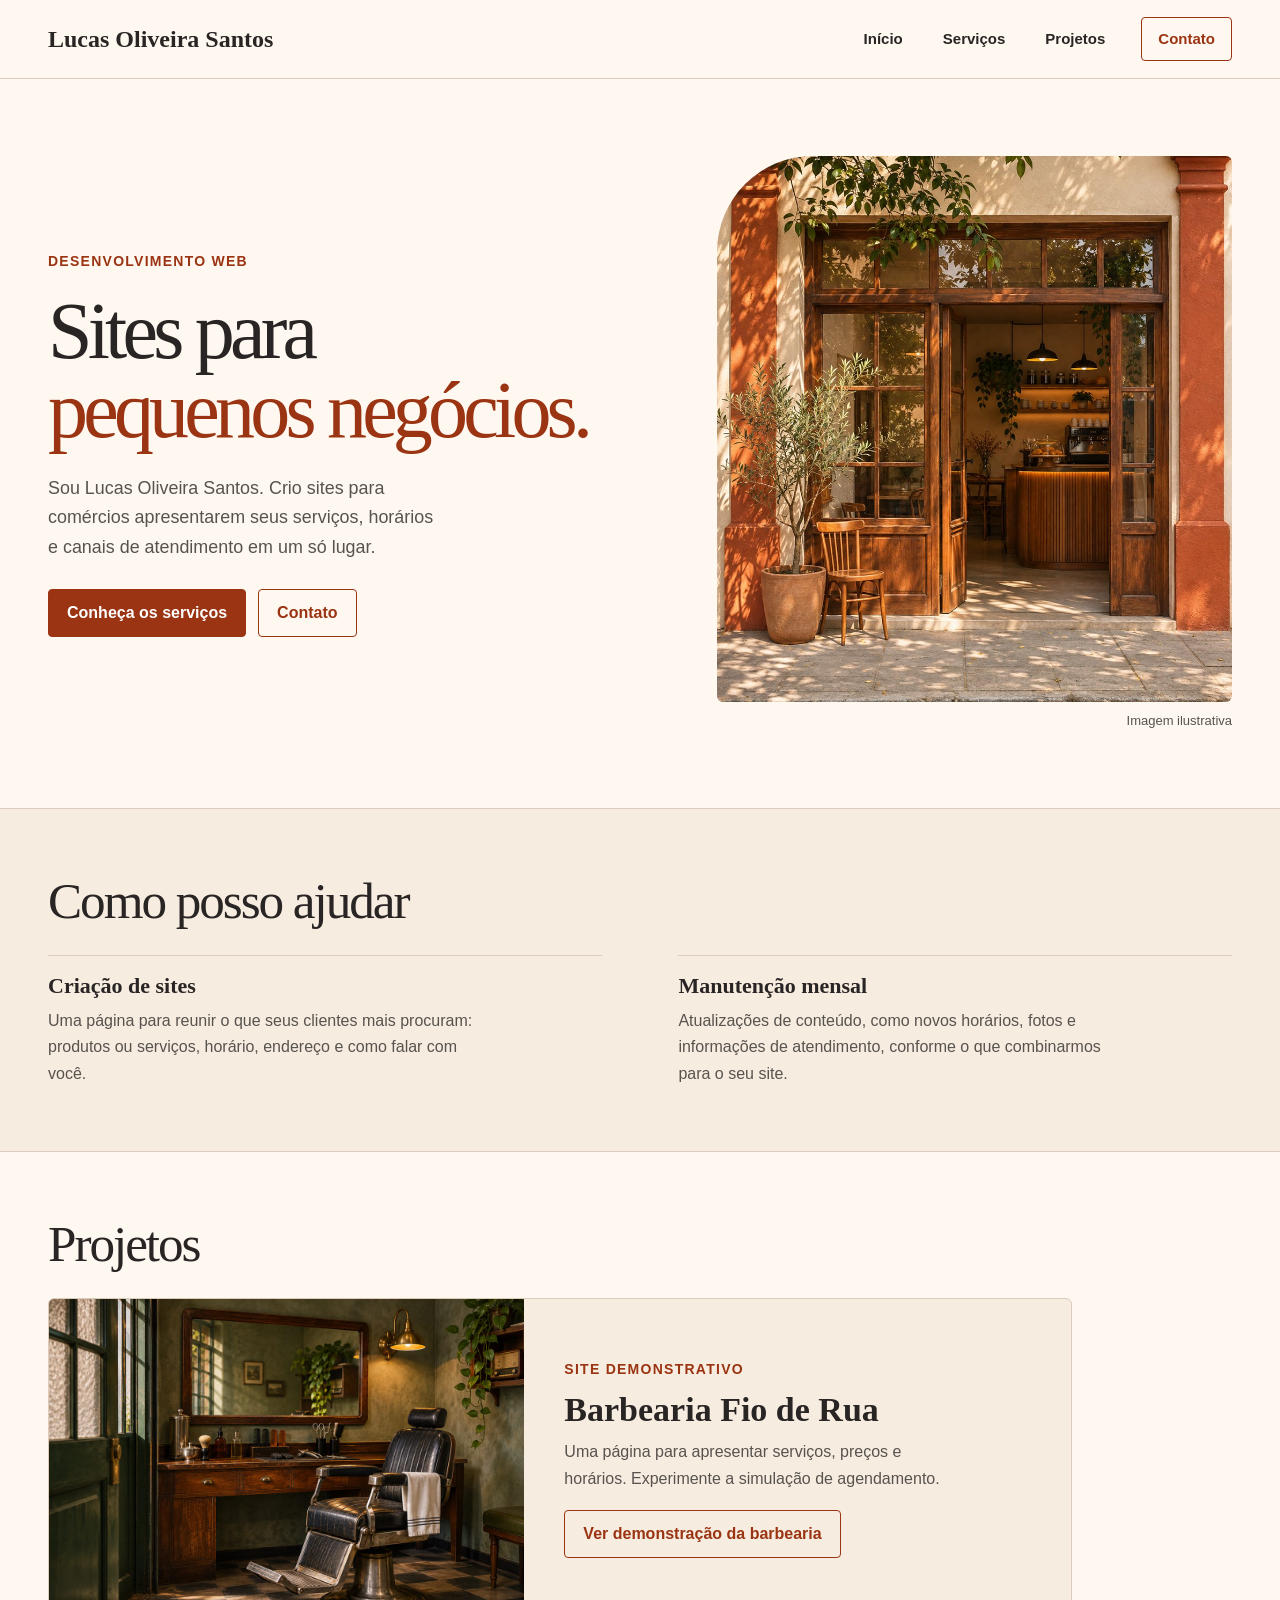
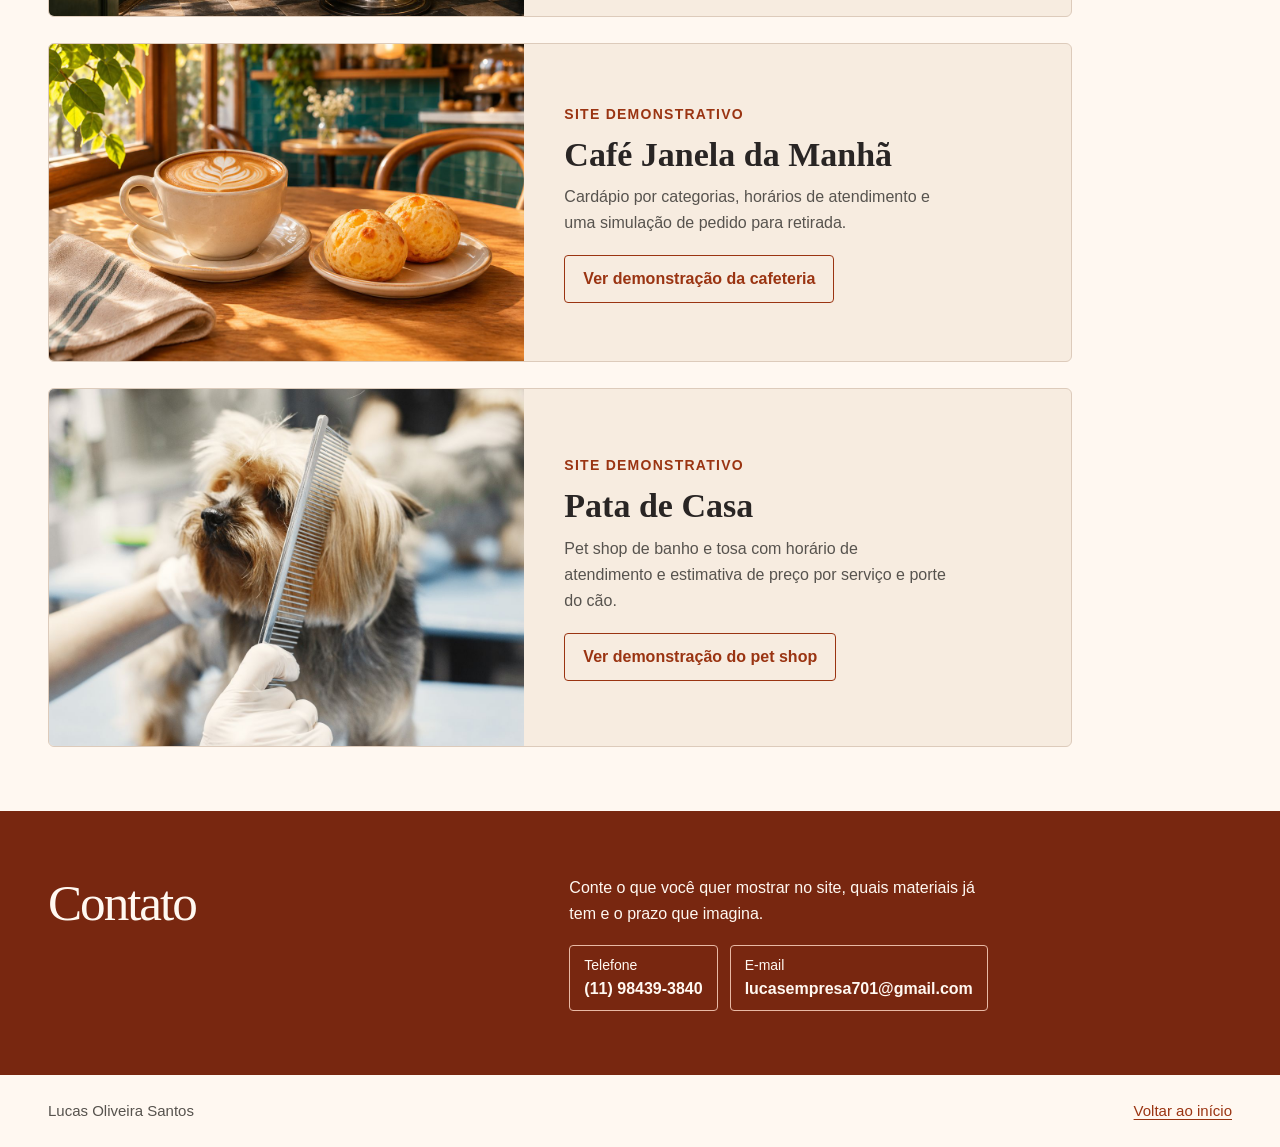
<file: portfolio/index.html>
<!doctype html>
<html lang="pt-BR">
<head>
  <meta charset="utf-8">
  <meta name="viewport" content="width=device-width, initial-scale=1">
  <meta name="description" content="Lucas Oliveira Santos. Criação e manutenção de sites para pequenos comércios.">
  <meta name="theme-color" content="#fff8f1">
  <title>Lucas Oliveira Santos | Desenvolvimento Web</title>
  <link rel="icon" type="image/png" href="assets/favicon.png">
  <link rel="stylesheet" href="style.css">
  <script src="script.js" defer></script>
</head>
<body>
  <a class="skip-link" href="#inicio">Ir para o conteúdo</a>

  <header class="site-header">
    <div class="container header-inner">
      <a class="brand" href="#inicio">Lucas Oliveira Santos</a>
      <button class="menu-toggle" type="button" aria-expanded="false" aria-controls="menu-principal" hidden>
        Menu <span class="menu-icon" aria-hidden="true"></span>
      </button>
      <nav id="menu-principal" class="site-nav" aria-label="Principal">
        <a href="#inicio">Início</a>
        <a href="#servicos">Serviços</a>
        <a href="#projetos">Projetos</a>
        <a class="nav-contact" href="#contato">Contato</a>
      </nav>
    </div>
  </header>

  <main id="inicio" tabindex="-1">
    <section class="container hero" aria-labelledby="titulo-principal">
      <div class="hero-copy">
        <p class="eyebrow">Desenvolvimento web</p>
        <h1 id="titulo-principal">Sites para <span>pequenos negócios.</span></h1>
        <p class="hero-intro">Sou Lucas Oliveira Santos. Crio sites para comércios apresentarem seus serviços, horários e canais de atendimento em um só lugar.</p>
        <div class="hero-actions">
          <a class="button button-primary" href="#servicos">Conheça os serviços</a>
          <a class="button button-secondary" href="#contato">Contato</a>
        </div>
      </div>

      <figure class="hero-figure">
        <img src="assets/fachada-cafe.jpg" width="960" height="1200" fetchpriority="high"
             alt="Fachada de um café com portas de madeira e plantas na entrada.">
        <figcaption>Imagem ilustrativa</figcaption>
      </figure>
    </section>

    <section id="servicos" class="services" aria-labelledby="titulo-servicos" tabindex="-1">
      <div class="container services-inner">
        <h2 id="titulo-servicos">Como posso ajudar</h2>
        <div class="services-grid">
          <div class="service">
            <h3>Criação de sites</h3>
            <p>Uma página para reunir o que seus clientes mais procuram: produtos ou serviços, horário, endereço e como falar com você.</p>
          </div>
          <div class="service">
            <h3>Manutenção mensal</h3>
            <p>Atualizações de conteúdo, como novos horários, fotos e informações de atendimento, conforme o que combinarmos para o seu site.</p>
          </div>
        </div>
      </div>
    </section>

    <section id="projetos" class="projects" aria-labelledby="titulo-projetos" tabindex="-1">
      <div class="container projects-inner">
        <h2 id="titulo-projetos">Projetos</h2>
        <article class="project-card">
          <img src="projetos/barbearia/assets/interior-barbearia.jpg" width="1200" height="800"
               alt="Interior da barbearia fictícia com cadeira de couro e bancada de madeira." loading="lazy">
          <div class="project-copy">
            <p class="eyebrow">Site demonstrativo</p>
            <h3>Barbearia Fio de Rua</h3>
            <p>Uma página para apresentar serviços, preços e horários. Experimente a simulação de agendamento.</p>
            <a class="button button-secondary" href="projetos/barbearia/index.html">Ver demonstração da barbearia</a>
          </div>
        </article>
        <article class="project-card">
          <img src="projetos/cafeteria/assets/cafe-da-manha.jpg" width="1200" height="800"
               alt="Cappuccino e pães de queijo sobre uma mesa de madeira." loading="lazy">
          <div class="project-copy">
            <p class="eyebrow">Site demonstrativo</p>
            <h3>Café Janela da Manhã</h3>
            <p>Cardápio por categorias, horários de atendimento e uma simulação de pedido para retirada.</p>
            <a class="button button-secondary" href="projetos/cafeteria/index.html">Ver demonstração da cafeteria</a>
          </div>
        </article>
        <article class="project-card">
          <img src="projetos/pet-shop/assets/cao-banho-e-tosa.jpg" width="1200" height="900"
               alt="Um cachorro de pelo longo sendo penteado durante a tosa." loading="lazy">
          <div class="project-copy">
            <p class="eyebrow">Site demonstrativo</p>
            <h3>Pata de Casa</h3>
            <p>Pet shop de banho e tosa com horário de atendimento e estimativa de preço por serviço e porte do cão.</p>
            <a class="button button-secondary" href="projetos/pet-shop/index.html">Ver demonstração do pet shop</a>
          </div>
        </article>
      </div>
    </section>

    <section id="contato" class="contact" aria-labelledby="titulo-contato" tabindex="-1">
      <div class="container contact-inner">
        <h2 id="titulo-contato">Contato</h2>
        <div>
          <p>Conte o que você quer mostrar no site, quais materiais já tem e o prazo que imagina.</p>
          <ul class="contact-methods" role="list">
            <li>
              <a href="tel:+5511984393840">
                <span>Telefone</span>
                <strong>(11) 98439-3840</strong>
              </a>
            </li>
            <li>
              <a href="mailto:lucasempresa701@gmail.com">
                <span>E-mail</span>
                <strong>lucasempresa701@gmail.com</strong>
              </a>
            </li>
          </ul>
        </div>
      </div>
    </section>
  </main>

  <footer class="site-footer">
    <div class="container footer-inner">
      <p>Lucas Oliveira Santos</p>
      <a href="#inicio">Voltar ao início</a>
    </div>
  </footer>
</body>
</html>
</file>
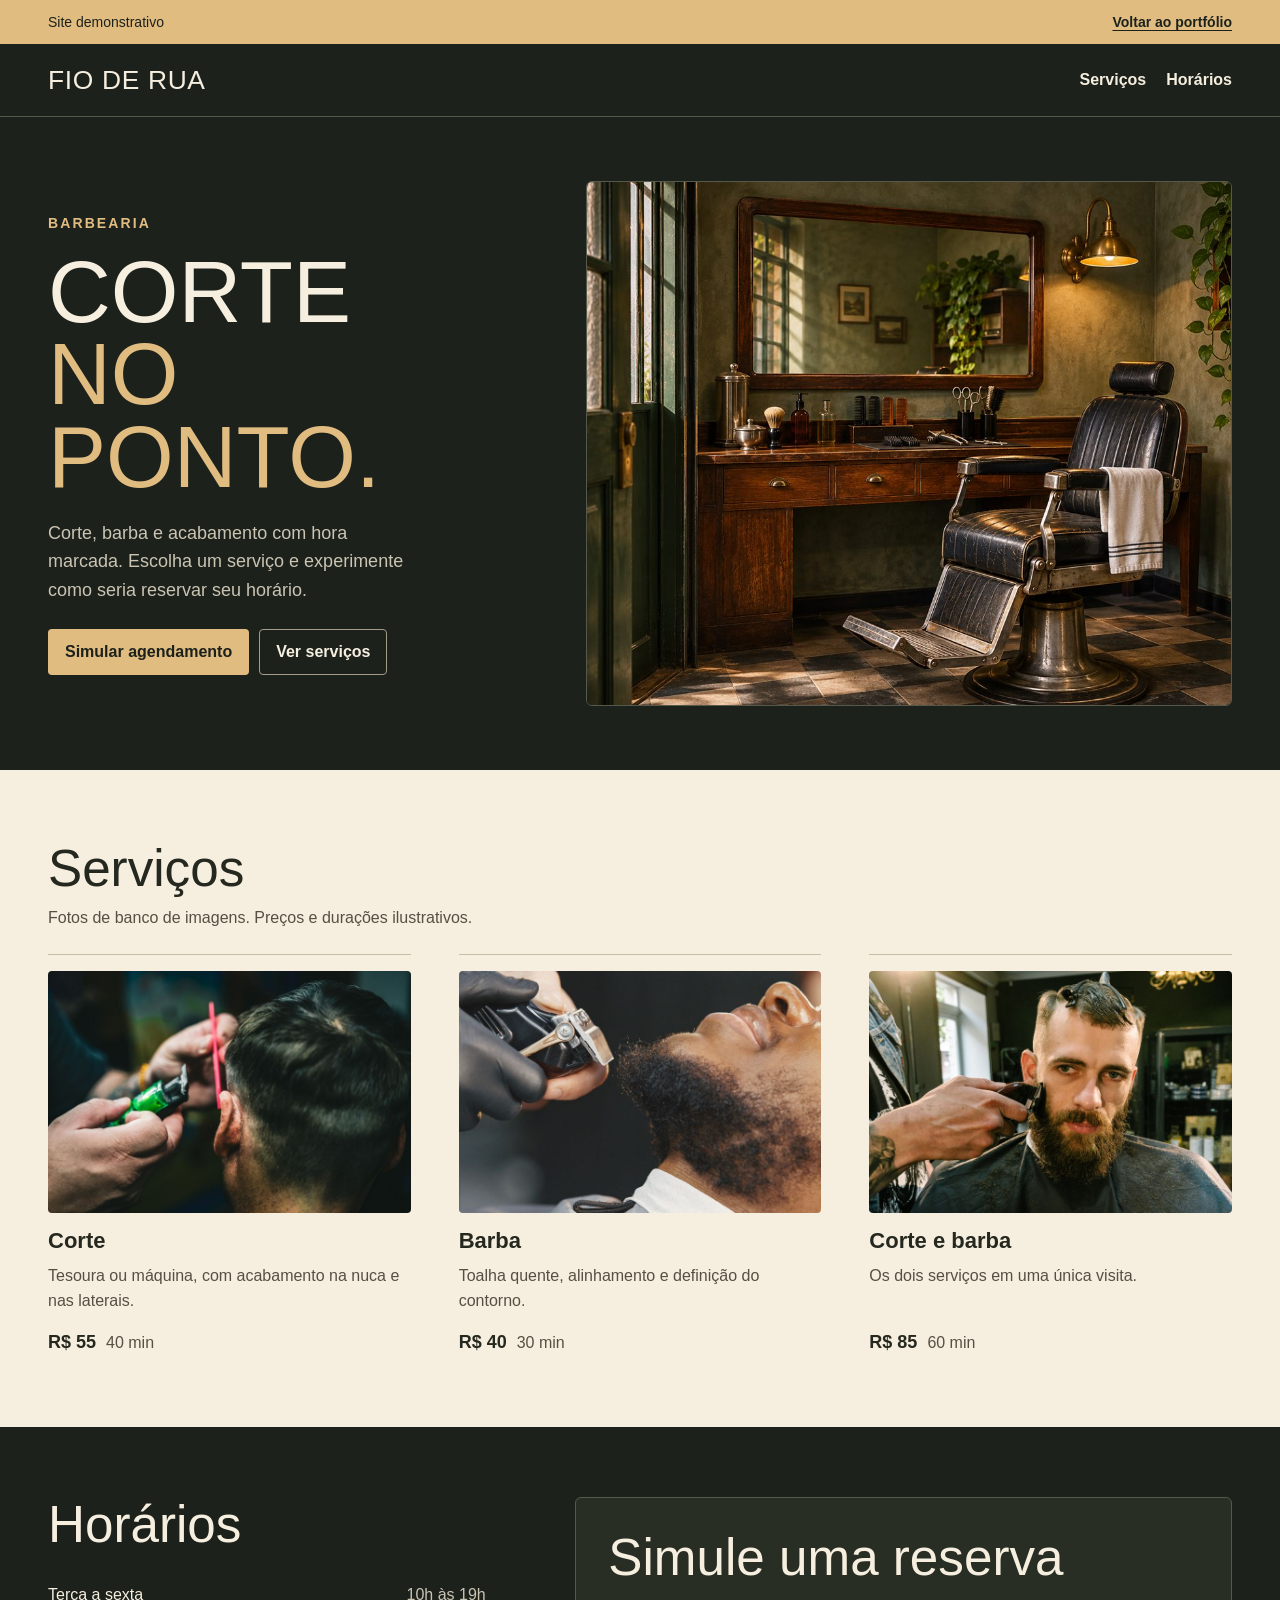
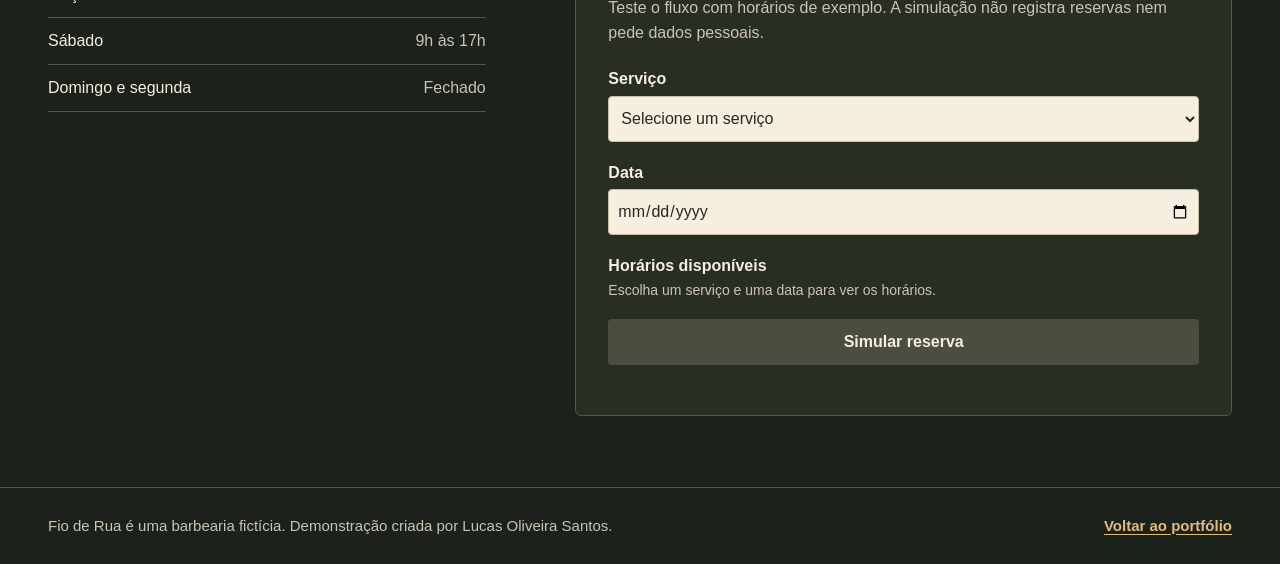
<file: portfolio/projetos/barbearia/index.html>
<!doctype html>
<html lang="pt-BR">
<head>
  <meta charset="utf-8">
  <meta name="viewport" content="width=device-width, initial-scale=1">
  <meta name="description" content="Site demonstrativo de uma barbearia, com serviços, horários e simulação de agendamento.">
  <meta name="theme-color" content="#1c211b">
  <title>Barbearia Fio de Rua | Site demonstrativo</title>
  <link rel="icon" type="image/png" href="../../assets/favicon.png">
  <link rel="stylesheet" href="style.css">
  <script src="script.js" defer></script>
</head>
<body>
  <a class="skip-link" href="#inicio">Ir para o conteúdo</a>

  <div class="demo-bar">
    <div class="layout demo-bar-inner">
      <span>Site demonstrativo</span>
      <a href="../../index.html#projetos">Voltar ao portfólio</a>
    </div>
  </div>

  <header class="site-header">
    <div class="layout header-inner">
      <a class="wordmark" href="#inicio">Fio de Rua</a>
      <nav class="main-nav" aria-label="Principal">
        <a href="#servicos">Serviços</a>
        <a href="#horarios">Horários</a>
      </nav>
    </div>
  </header>

  <main id="inicio" tabindex="-1">
    <section class="layout hero" aria-labelledby="titulo">
      <div>
        <p class="eyebrow">Barbearia</p>
        <h1 id="titulo">Corte <span>no ponto.</span></h1>
        <p class="hero-intro">Corte, barba e acabamento com hora marcada. Escolha um serviço e experimente como seria reservar seu horário.</p>
        <div class="hero-actions">
          <a class="button primary" href="#agendamento">Simular agendamento</a>
          <a class="button secondary" href="#servicos">Ver serviços</a>
        </div>
      </div>
      <img class="shop-photo" src="assets/interior-barbearia.jpg" width="1200" height="800"
           alt="Cadeira de barbeiro de couro preto ao lado de uma bancada de madeira e um espelho." fetchpriority="high">
    </section>

    <section id="servicos" class="services" aria-labelledby="titulo-servicos" tabindex="-1">
      <div class="layout section-inner">
        <div class="section-heading">
          <h2 id="titulo-servicos">Serviços</h2>
          <p>Fotos de banco de imagens. Preços e durações ilustrativos.</p>
        </div>
        <ul class="service-list" role="list">
          <li>
            <img src="assets/servico-corte.jpg" width="780" height="520" loading="lazy"
                 alt="Barbeiro usa máquina e pente para cortar a parte de trás do cabelo.">
            <h3>Corte</h3>
            <p>Tesoura ou máquina, com acabamento na nuca e nas laterais.</p>
            <p class="service-detail"><strong>R$ 55</strong> <span>40 min</span></p>
          </li>
          <li>
            <img src="assets/servico-barba.jpg" width="780" height="520" loading="lazy"
                 alt="Máquina aparando a barba de um cliente em close.">
            <h3>Barba</h3>
            <p>Toalha quente, alinhamento e definição do contorno.</p>
            <p class="service-detail"><strong>R$ 40</strong> <span>30 min</span></p>
          </li>
          <li>
            <img src="assets/servico-corte-e-barba.jpg" width="780" height="520" loading="lazy"
                 alt="Cliente com cabelo curto e barba cheia durante o acabamento.">
            <h3>Corte e barba</h3>
            <p>Os dois serviços em uma única visita.</p>
            <p class="service-detail"><strong>R$ 85</strong> <span>60 min</span></p>
          </li>
        </ul>
      </div>
    </section>

    <section id="agendamento" class="layout section-inner booking" aria-labelledby="titulo-agendamento" tabindex="-1">
      <div class="hours">
        <h2 id="horarios" tabindex="-1">Horários</h2>
        <dl>
          <div><dt>Terça a sexta</dt><dd>10h às 19h</dd></div>
          <div><dt>Sábado</dt><dd>9h às 17h</dd></div>
          <div><dt>Domingo e segunda</dt><dd>Fechado</dd></div>
        </dl>
      </div>

      <div class="booking-panel">
        <h2 id="titulo-agendamento">Simule uma reserva</h2>
        <p>Teste o fluxo com horários de exemplo. A simulação não registra reservas nem pede dados pessoais.</p>
        <form id="booking-form" hidden>
          <div class="field">
            <label for="service">Serviço</label>
            <select id="service" name="service" required>
              <option value="">Selecione um serviço</option>
              <option value="corte" data-duration="40">Corte</option>
              <option value="barba" data-duration="30">Barba</option>
              <option value="combo" data-duration="60">Corte e barba</option>
            </select>
          </div>

          <div class="field">
            <label for="date">Data</label>
            <input type="date" id="date" name="date" aria-describedby="booking-hint" required>
          </div>

          <fieldset class="booking-group" aria-describedby="booking-hint">
            <legend>Horários disponíveis</legend>
            <p id="booking-hint" class="hint" role="status">Escolha um serviço e uma data para ver os horários.</p>
            <div id="time-options" class="choice-grid times"></div>
          </fieldset>

          <button class="button primary" type="submit" disabled>Simular reserva</button>
          <p id="booking-result" class="booking-result" role="status"></p>
        </form>
        <noscript><p class="noscript-note">Ative o JavaScript no navegador para testar o agendamento.</p></noscript>
      </div>
    </section>
  </main>

  <footer class="site-footer">
    <div class="layout footer-inner">
      <p>Fio de Rua é uma barbearia fictícia. Demonstração criada por Lucas Oliveira Santos.</p>
      <a href="../../index.html#projetos">Voltar ao portfólio</a>
    </div>
  </footer>
</body>
</html>
</file>
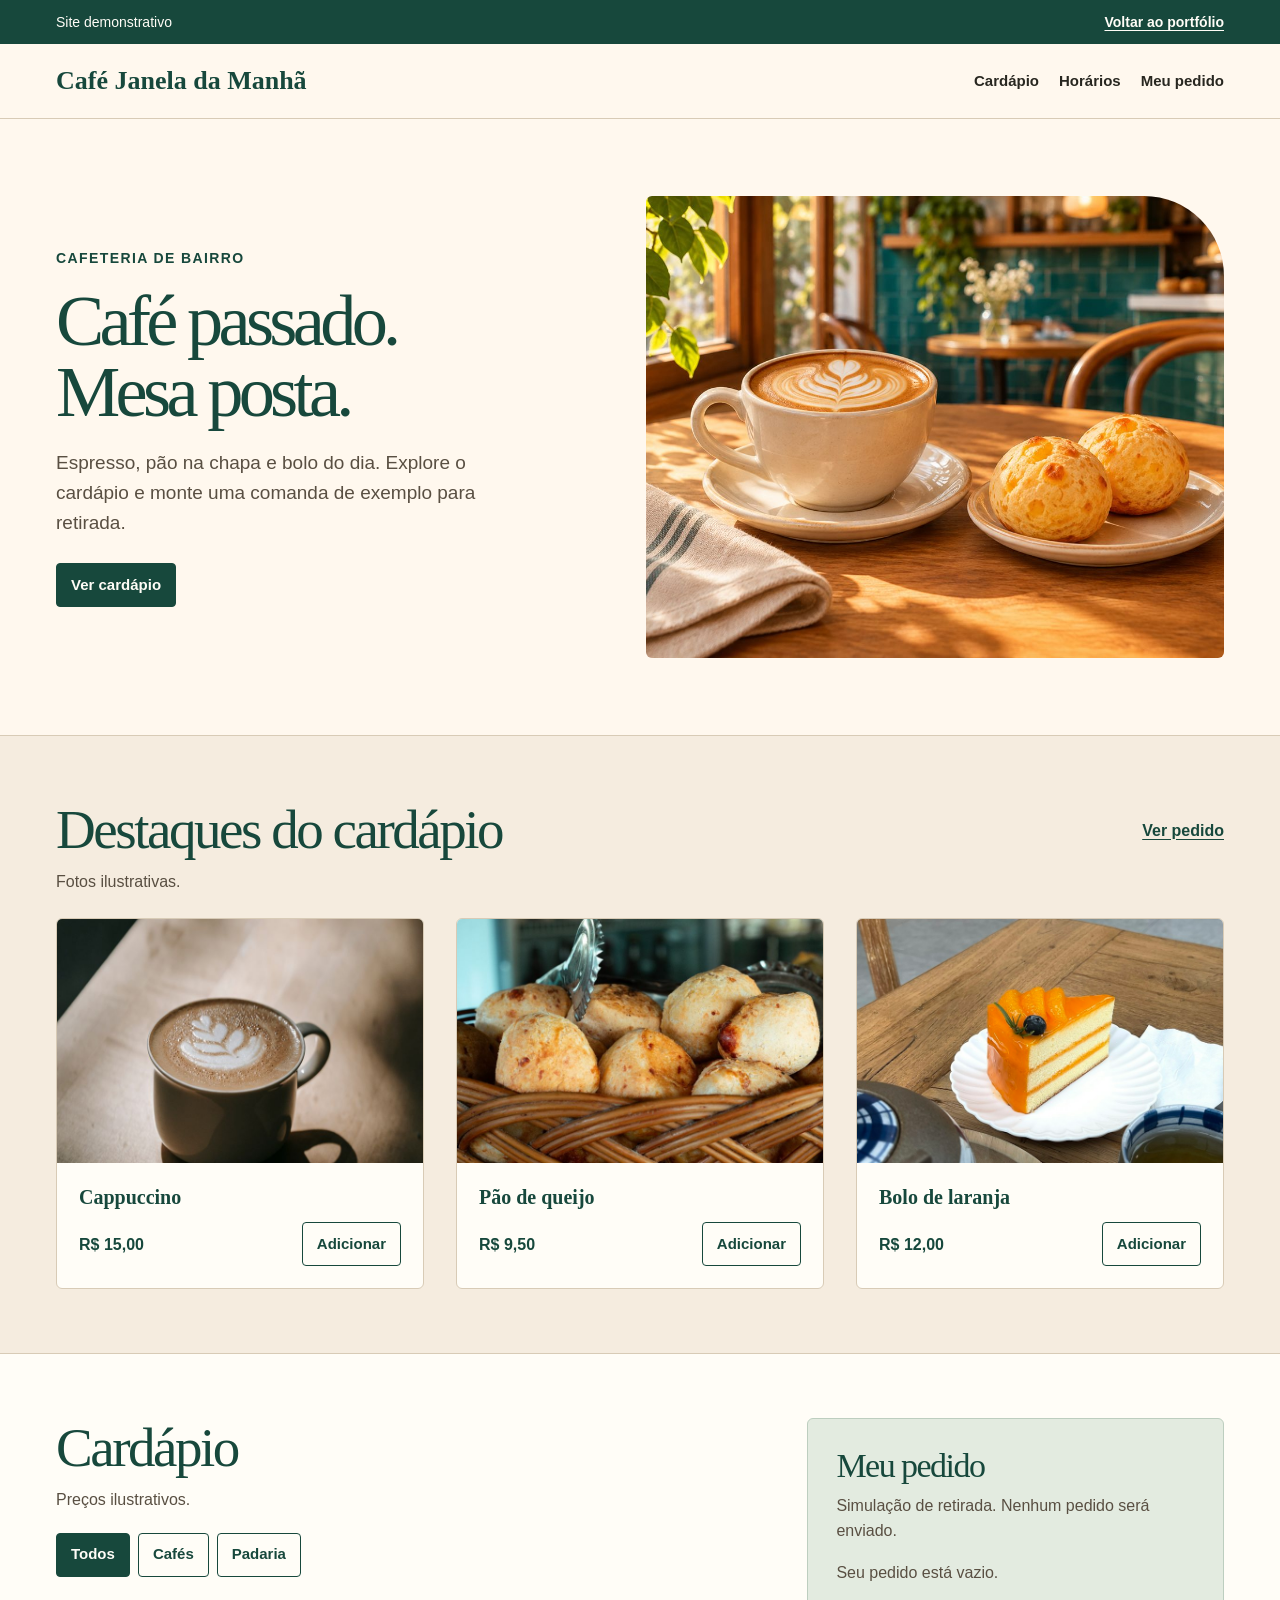
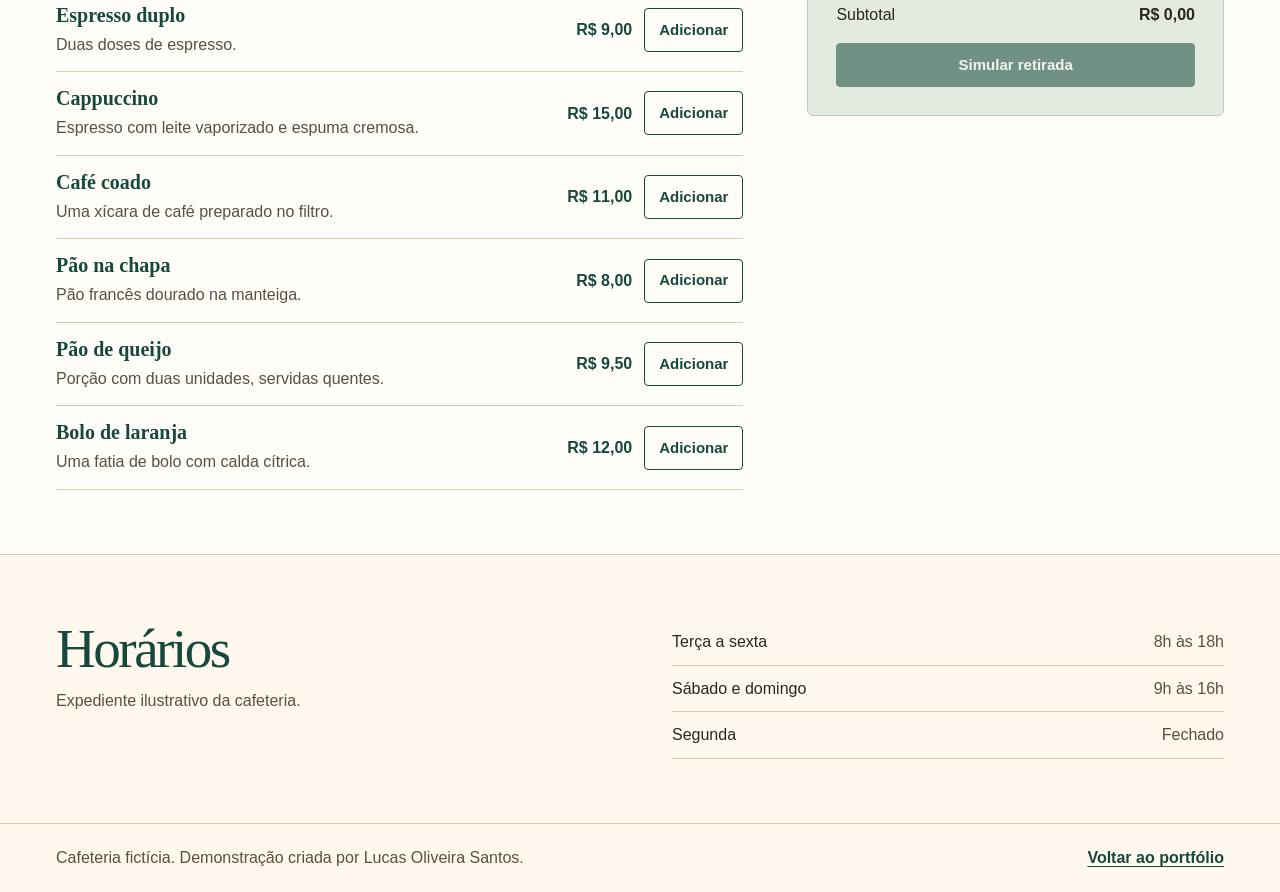
<file: portfolio/projetos/cafeteria/index.html>
<!doctype html>
<html lang="pt-BR">
<head>
  <meta charset="utf-8">
  <meta name="viewport" content="width=device-width, initial-scale=1">
  <meta name="description" content="Café Janela da Manhã, demonstração de um site de cafeteria com cardápio e pedido para retirada.">
  <meta name="theme-color" content="#fff8ee">
  <title>Café Janela da Manhã | Site demonstrativo</title>
  <link rel="icon" type="image/png" href="../../assets/favicon.png">
  <link rel="stylesheet" href="style.css">
  <script src="script.js" defer></script>
</head>
<body>
  <a class="skip-link" href="#inicio">Ir para o conteúdo</a>
  <div class="demo-bar">
    <div class="layout bar-inner">
      <span>Site demonstrativo</span>
      <a href="../../index.html#projetos">Voltar ao portfólio</a>
    </div>
  </div>

  <header class="site-header">
    <div class="layout bar-inner">
      <a class="wordmark" href="#inicio">Café Janela da Manhã</a>
      <nav aria-label="Principal">
        <a href="#cardapio">Cardápio</a>
        <a href="#horarios">Horários</a>
        <a href="#pedido">Meu pedido</a>
      </nav>
    </div>
  </header>

  <main id="inicio" tabindex="-1">
    <section class="layout hero" aria-labelledby="titulo">
      <div>
        <p class="eyebrow">Cafeteria de bairro</p>
        <h1 id="titulo">Café passado.<br>Mesa posta.</h1>
        <p class="hero-intro">Espresso, pão na chapa e bolo do dia. Explore o cardápio e monte uma comanda de exemplo para retirada.</p>
        <a class="button primary" href="#cardapio">Ver cardápio</a>
      </div>
      <img class="hero-image" src="assets/cafe-da-manha.jpg" width="1200" height="800"
           alt="Cappuccino em uma xícara de cerâmica e pães de queijo sobre uma mesa de madeira." fetchpriority="high">
    </section>

    <section id="destaques" class="featured" aria-labelledby="titulo-destaques" hidden>
      <div class="layout featured-inner">
        <div class="featured-header">
          <h2 id="titulo-destaques">Destaques do cardápio</h2>
          <a href="#pedido">Ver pedido</a>
        </div>
        <p class="section-note">Fotos ilustrativas.</p>
        <ul class="featured-list" role="list">
          <li class="featured-card" data-featured-item="cappuccino">
            <img src="assets/destaque-cappuccino.jpg" width="780" height="520" loading="lazy"
                 alt="Cappuccino em uma xícara de cerâmica com desenho feito na espuma.">
            <div class="featured-content">
              <h3></h3>
              <div class="item-actions">
                <strong></strong>
                <button class="add-button" type="button">Adicionar</button>
              </div>
            </div>
          </li>
          <li class="featured-card" data-featured-item="queijo">
            <img src="assets/destaque-pao-de-queijo.jpg" width="780" height="520" loading="lazy"
                 alt="Pães de queijo dourados em uma cesta de vime.">
            <div class="featured-content">
              <h3></h3>
              <div class="item-actions">
                <strong></strong>
                <button class="add-button" type="button">Adicionar</button>
              </div>
            </div>
          </li>
          <li class="featured-card" data-featured-item="bolo">
            <img src="assets/destaque-bolo-de-laranja.jpg" width="780" height="520" loading="lazy"
                 alt="Fatia de bolo de laranja em camadas com cobertura cítrica, sobre um prato branco.">
            <div class="featured-content">
              <h3></h3>
              <div class="item-actions">
                <strong></strong>
                <button class="add-button" type="button">Adicionar</button>
              </div>
            </div>
          </li>
        </ul>
      </div>
    </section>

    <section id="cardapio" class="menu-section" aria-labelledby="titulo-cardapio" tabindex="-1">
      <div class="layout menu-layout">
        <div>
          <h2 id="titulo-cardapio">Cardápio</h2>
          <p class="section-note">Preços ilustrativos.</p>
          <div id="filters" class="filters" role="group" aria-label="Categorias do cardápio" hidden>
            <button type="button" data-filter="todos" aria-pressed="true">Todos</button>
            <button type="button" data-filter="cafes" aria-pressed="false">Cafés</button>
            <button type="button" data-filter="padaria" aria-pressed="false">Padaria</button>
          </div>
          <ul id="menu-items" class="menu-list" role="list">
            <li class="menu-item" data-item="espresso" data-category="cafes" data-price="900">
              <div>
                <h3>Espresso duplo</h3>
                <p>Duas doses de espresso.</p>
              </div>
              <div class="item-actions">
                <strong>R$ 9,00</strong>
                <button class="add-button" type="button" hidden>Adicionar</button>
              </div>
            </li>
            <li class="menu-item" data-item="cappuccino" data-category="cafes" data-price="1500">
              <div>
                <h3>Cappuccino</h3>
                <p>Espresso com leite vaporizado e espuma cremosa.</p>
              </div>
              <div class="item-actions">
                <strong>R$ 15,00</strong>
                <button class="add-button" type="button" hidden>Adicionar</button>
              </div>
            </li>
            <li class="menu-item" data-item="coado" data-category="cafes" data-price="1100">
              <div>
                <h3>Café coado</h3>
                <p>Uma xícara de café preparado no filtro.</p>
              </div>
              <div class="item-actions">
                <strong>R$ 11,00</strong>
                <button class="add-button" type="button" hidden>Adicionar</button>
              </div>
            </li>
            <li class="menu-item" data-item="chapa" data-category="padaria" data-price="800">
              <div>
                <h3>Pão na chapa</h3>
                <p>Pão francês dourado na manteiga.</p>
              </div>
              <div class="item-actions">
                <strong>R$ 8,00</strong>
                <button class="add-button" type="button" hidden>Adicionar</button>
              </div>
            </li>
            <li class="menu-item" data-item="queijo" data-category="padaria" data-price="950">
              <div>
                <h3>Pão de queijo</h3>
                <p>Porção com duas unidades, servidas quentes.</p>
              </div>
              <div class="item-actions">
                <strong>R$ 9,50</strong>
                <button class="add-button" type="button" hidden>Adicionar</button>
              </div>
            </li>
            <li class="menu-item" data-item="bolo" data-category="padaria" data-price="1200">
              <div>
                <h3>Bolo de laranja</h3>
                <p>Uma fatia de bolo com calda cítrica.</p>
              </div>
              <div class="item-actions">
                <strong>R$ 12,00</strong>
                <button class="add-button" type="button" hidden>Adicionar</button>
              </div>
            </li>
          </ul>
        </div>

        <aside id="pedido" class="order" aria-labelledby="titulo-pedido" tabindex="-1">
          <h2 id="titulo-pedido">Meu pedido</h2>
          <p class="section-note">Simulação de retirada. Nenhum pedido será enviado.</p>
          <div id="order-controls" hidden>
            <p id="order-empty">Seu pedido está vazio.</p>
            <ul id="order-items" class="order-list" role="list"></ul>
            <div class="order-total">
              <span>Subtotal</span>
              <strong id="subtotal">R$ 0,00</strong>
            </div>
            <button id="finish-order" class="button primary" type="button" disabled>Simular retirada</button>
            <p id="confirmation" role="status"></p>
          </div>
          <p id="order-status" class="visually-hidden" role="status"></p>
          <noscript><p class="section-note">Ative o JavaScript para experimentar a simulação.</p></noscript>
        </aside>
      </div>
    </section>

    <section id="horarios" class="hours-section" aria-labelledby="titulo-horarios" tabindex="-1">
      <div class="layout hours-layout">
        <div>
          <h2 id="titulo-horarios">Horários</h2>
          <p class="section-note">Expediente ilustrativo da cafeteria.</p>
        </div>
        <dl class="hours-list">
          <div><dt>Terça a sexta</dt><dd>8h às 18h</dd></div>
          <div><dt>Sábado e domingo</dt><dd>9h às 16h</dd></div>
          <div><dt>Segunda</dt><dd>Fechado</dd></div>
        </dl>
      </div>
    </section>
  </main>

  <footer>
    <div class="layout bar-inner">
      <p>Cafeteria fictícia. Demonstração criada por Lucas Oliveira Santos.</p>
      <a href="../../index.html#projetos">Voltar ao portfólio</a>
    </div>
  </footer>
</body>
</html>
</file>
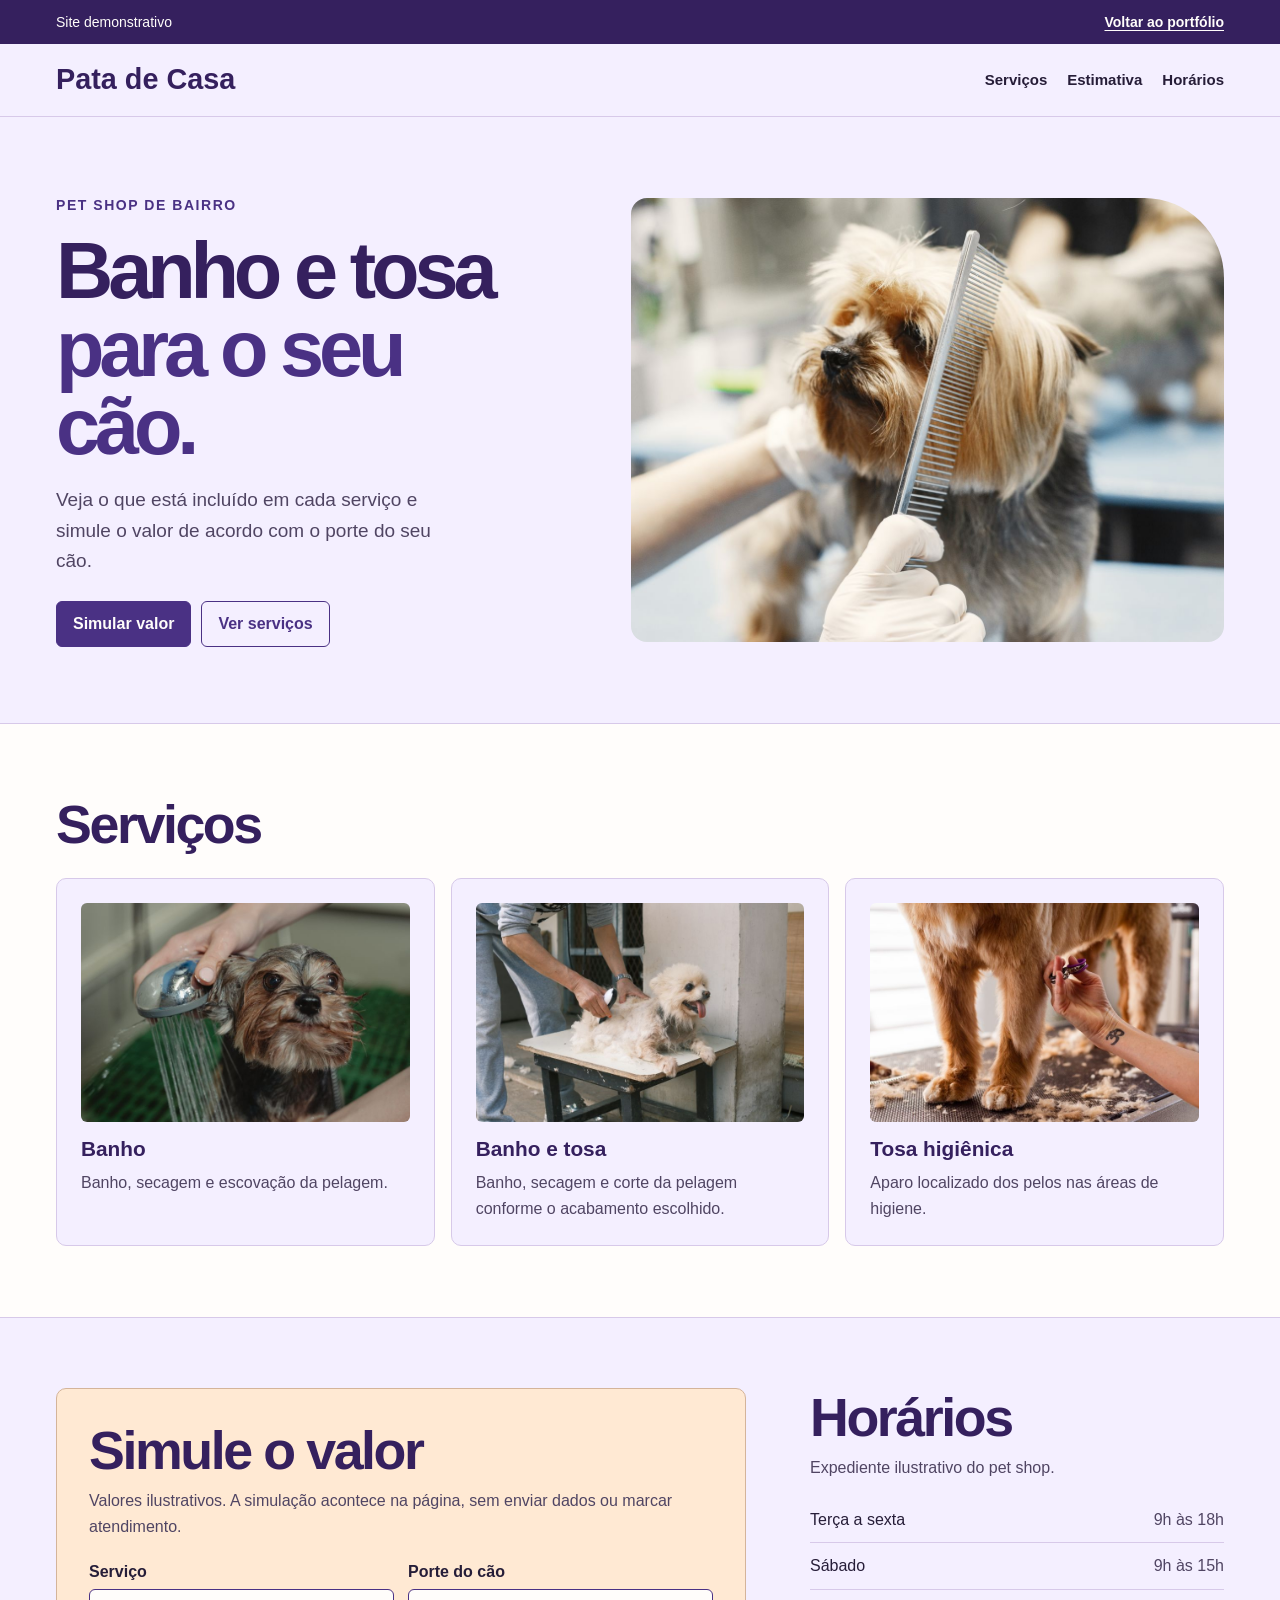
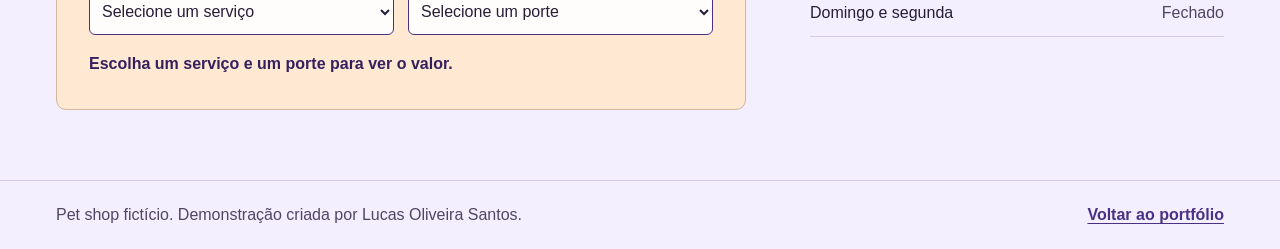
<file: portfolio/projetos/pet-shop/index.html>
<!doctype html>
<html lang="pt-BR">
<head>
  <meta charset="utf-8">
  <meta name="viewport" content="width=device-width, initial-scale=1">
  <meta name="description" content="Pata de Casa, demonstração de um pet shop com serviços de banho e tosa e simulação de preço.">
  <meta name="theme-color" content="#f4efff">
  <title>Pata de Casa | Pet shop demonstrativo</title>
  <link rel="icon" type="image/png" href="../../assets/favicon.png">
  <link rel="stylesheet" href="style.css">
  <script src="script.js" defer></script>
</head>
<body>
  <a class="skip-link" href="#inicio">Ir para o conteúdo</a>
  <div class="demo-bar">
    <div class="layout bar-inner">
      <span>Site demonstrativo</span>
      <a href="../../index.html#projetos">Voltar ao portfólio</a>
    </div>
  </div>

  <header class="site-header">
    <div class="layout bar-inner">
      <a class="wordmark" href="#inicio">Pata de Casa</a>
      <nav aria-label="Principal">
        <a href="#servicos">Serviços</a>
        <a href="#estimativa">Estimativa</a>
        <a href="#horarios">Horários</a>
      </nav>
    </div>
  </header>

  <main id="inicio" tabindex="-1">
    <section class="layout hero" aria-labelledby="titulo">
      <div>
        <p class="eyebrow">Pet shop de bairro</p>
        <h1 id="titulo">Banho e tosa <span>para o seu cão.</span></h1>
        <p class="hero-intro">Veja o que está incluído em cada serviço e simule o valor de acordo com o porte do seu cão.</p>
        <div class="hero-actions">
          <a class="button primary" href="#estimativa">Simular valor</a>
          <a class="button secondary" href="#servicos">Ver serviços</a>
        </div>
      </div>
      <img class="hero-photo" src="assets/cao-banho-e-tosa.jpg" width="1200" height="900" fetchpriority="high"
           alt="Um Yorkshire Terrier sendo penteado em uma mesa de banho e tosa.">
    </section>

    <section id="servicos" class="services" aria-labelledby="titulo-servicos" tabindex="-1">
      <div class="layout section-inner">
        <h2 id="titulo-servicos">Serviços</h2>
        <ul class="service-list" role="list">
          <li>
            <img src="assets/servico-banho.jpg" width="780" height="520" loading="lazy"
                 alt="Cachorro de pelo longo sendo enxaguado com uma ducha.">
            <h3>Banho</h3>
            <p>Banho, secagem e escovação da pelagem.</p>
          </li>
          <li>
            <img src="assets/servico-banho-e-tosa.jpg" width="780" height="520" loading="lazy"
                 alt="Cachorro de pelo branco sobre uma mesa enquanto recebe a tosa.">
            <h3>Banho e tosa</h3>
            <p>Banho, secagem e corte da pelagem conforme o acabamento escolhido.</p>
          </li>
          <li>
            <img src="assets/servico-tosa-higienica.jpg" width="780" height="520" loading="lazy"
                 alt="Tesoura aparando os pelos próximos às patas de um cachorro.">
            <h3>Tosa higiênica</h3>
            <p>Aparo localizado dos pelos nas áreas de higiene.</p>
          </li>
        </ul>
      </div>
    </section>

    <div class="layout section-inner details">
      <section id="estimativa" class="estimate" aria-labelledby="titulo-estimativa" tabindex="-1">
        <h2 id="titulo-estimativa">Simule o valor</h2>
        <p class="section-note">Valores ilustrativos. A simulação acontece na página, sem enviar dados ou marcar atendimento.</p>
        <div id="estimate-controls" hidden>
          <div class="estimate-fields">
            <div class="field">
              <label for="service">Serviço</label>
              <select id="service">
                <option value="">Selecione um serviço</option>
                <option value="banho" data-pequeno="50" data-medio="68" data-grande="92">Banho</option>
                <option value="banho-e-tosa" data-pequeno="86" data-medio="112" data-grande="145">Banho e tosa</option>
                <option value="tosa-higienica" data-pequeno="40" data-medio="52" data-grande="65">Tosa higiênica</option>
              </select>
            </div>
            <div class="field">
              <label for="size">Porte do cão</label>
              <select id="size">
                <option value="">Selecione um porte</option>
                <option value="pequeno">Pequeno</option>
                <option value="medio">Médio</option>
                <option value="grande">Grande</option>
              </select>
            </div>
          </div>
          <p id="estimate-result" class="estimate-result" role="status">Escolha um serviço e um porte para ver o valor.</p>
        </div>
        <noscript><p class="section-note">Ative o JavaScript para experimentar a simulação.</p></noscript>
      </section>

      <section id="horarios" class="hours" aria-labelledby="titulo-horarios" tabindex="-1">
        <h2 id="titulo-horarios">Horários</h2>
        <p class="section-note">Expediente ilustrativo do pet shop.</p>
        <dl class="hours-list">
          <div><dt>Terça a sexta</dt><dd>9h às 18h</dd></div>
          <div><dt>Sábado</dt><dd>9h às 15h</dd></div>
          <div><dt>Domingo e segunda</dt><dd>Fechado</dd></div>
        </dl>
      </section>
    </div>
  </main>

  <footer>
    <div class="layout bar-inner">
      <p>Pet shop fictício. Demonstração criada por Lucas Oliveira Santos.</p>
      <a href="../../index.html#projetos">Voltar ao portfólio</a>
    </div>
  </footer>
</body>
</html>
</file>
<file: portfolio/style.css>
:root {
  color-scheme: light;
  --paper: #fff8f1;
  --ink: #292524;
  --muted: #57534e;
  --accent: #9a3412;
  --deep-accent: #782710;
  --tint: #f7ece0;
  --rule: #ddcbbb;
  --serif: Georgia, "Times New Roman", serif;
  --sans: Arial, Helvetica, sans-serif;
}

* { box-sizing: border-box; }

body {
  margin: 0;
  background: var(--paper);
  color: var(--ink);
  font-family: var(--sans);
  line-height: 1.65;
}

h1, h2, h3, p, figure { margin: 0; }
a { color: inherit; }

:focus-visible {
  outline: 2px solid currentColor;
  outline-offset: 4px;
}

.container {
  width: min(calc(100% - 2.5rem), 74rem);
  margin-inline: auto;
}

.skip-link {
  position: absolute;
  top: 0.75rem;
  left: 0.75rem;
  z-index: 1;
  padding: 0.625rem 1rem;
  transform: translateY(-160%);
  background: var(--paper);
  color: var(--accent);
  font-weight: 700;
}

.skip-link:focus { transform: translateY(0); }
.site-header { border-bottom: 1px solid var(--rule); }

.header-inner {
  display: flex;
  min-height: 4.875rem;
  flex-wrap: wrap;
  align-items: center;
  justify-content: space-between;
  gap: 0.5rem 1.25rem;
}

.brand {
  display: inline-flex;
  min-height: 2.75rem;
  align-items: center;
  font-family: var(--serif);
  font-size: clamp(1.125rem, 3vw, 1.5rem);
  font-weight: 700;
  line-height: 1.2;
  text-decoration: none;
}

.site-nav {
  display: flex;
  flex-wrap: wrap;
  align-items: center;
  gap: 0.25rem clamp(0.75rem, 3vw, 2rem);
}

.site-nav a {
  display: inline-flex;
  min-height: 2.75rem;
  align-items: center;
  padding-inline: 0.25rem;
  font-size: 0.9375rem;
  font-weight: 700;
  text-decoration: none;
}

.site-nav a:hover, .brand:hover { color: var(--accent); }

.site-nav .nav-contact {
  padding-inline: 1rem;
  border: 1px solid var(--accent);
  border-radius: 0.25rem;
  color: var(--accent);
}

.site-nav .nav-contact:hover { background: var(--tint); }

.menu-toggle {
  display: none;
  min-height: 2.75rem;
  align-items: center;
  gap: 0.5rem;
  padding: 0.375rem 0.625rem;
  border: 1px solid var(--accent);
  border-radius: 0.25rem;
  background: transparent;
  color: var(--accent);
  font: 700 0.9375rem var(--sans);
  cursor: pointer;
}

.menu-icon {
  width: 0.875rem;
  height: 0.625rem;
  border-block: 1px solid currentColor;
}

.menu-icon::after {
  display: block;
  margin-top: 3px;
  border-top: 1px solid currentColor;
  content: "";
}

.hero {
  display: grid;
  grid-template-columns: minmax(0, 1fr) minmax(0, 0.87fr);
  align-items: center;
  gap: clamp(2rem, 6vw, 6rem);
  padding-block: clamp(3rem, 6vw, 5.5rem);
}

.eyebrow {
  margin-bottom: 1.125rem;
  color: var(--accent);
  font-size: 0.875rem;
  font-weight: 700;
  letter-spacing: 0.09em;
  text-transform: uppercase;
}

h1, h2, h3 { font-family: var(--serif); }

h1 {
  font-size: clamp(3rem, 6.25vw, 5.625rem);
  font-weight: 400;
  line-height: 0.99;
  letter-spacing: -0.06em;
}

h1 span {
  display: block;
  color: var(--accent);
}

.hero-intro {
  max-width: 40ch;
  margin-top: 1.5rem;
  color: var(--muted);
  font-size: clamp(1rem, 1.4vw, 1.1875rem);
}

.hero-actions {
  display: flex;
  flex-wrap: wrap;
  gap: 0.75rem;
  margin-top: 1.625rem;
}

.button {
  display: inline-flex;
  min-height: 3rem;
  align-items: center;
  justify-content: center;
  padding: 0.625rem 1.125rem;
  border: 1px solid var(--accent);
  border-radius: 0.25rem;
  font-weight: 700;
  line-height: 1.35;
  text-decoration: none;
}

.button-primary {
  background: var(--accent);
  color: #fff;
}

.button-primary:hover { background: var(--deep-accent); }
.button-primary:focus-visible { outline-color: var(--accent); }
.button-secondary { color: var(--accent); }
.button-secondary:hover { background: var(--tint); }

.hero-figure img {
  display: block;
  width: 100%;
  height: auto;
  aspect-ratio: 1 / 1.06;
  border-radius: 6rem 0.375rem 0.375rem;
  object-fit: cover;
}

.hero-figure figcaption {
  margin-top: 0.5rem;
  color: var(--muted);
  font-size: 0.8125rem;
  text-align: right;
}

h2 {
  font-size: clamp(2rem, 4vw, 3.5rem);
  font-weight: 400;
  line-height: 1.1;
  letter-spacing: -0.04em;
}

h3 {
  font-size: 1.375rem;
  line-height: 1.25;
}

.services {
  border-top: 1px solid var(--rule);
  background: var(--tint);
}

.services-inner {
  padding-block: clamp(2.875rem, 5vw, 4.5rem);
}

.services-grid {
  display: grid;
  grid-template-columns: repeat(2, minmax(0, 1fr));
  gap: 1.5rem clamp(1.5rem, 6vw, 5rem);
  margin-top: 1.625rem;
}

.service {
  padding-top: 1rem;
  border-top: 1px solid var(--rule);
}

.service p {
  max-width: 49ch;
  margin-top: 0.5rem;
  color: var(--muted);
}

.projects {
  border-top: 1px solid var(--rule);
}

.projects-inner {
  padding-block: clamp(2.875rem, 5vw, 4.5rem);
}

.project-card {
  display: grid;
  grid-template-columns: minmax(0, 1fr) minmax(0, 1.15fr);
  max-width: 64rem;
  margin-top: 1.625rem;
  overflow: hidden;
  border: 1px solid var(--rule);
  border-radius: 0.375rem;
  background: var(--tint);
}

.project-card img {
  display: block;
  width: 100%;
  height: 100%;
  min-height: 15rem;
  object-fit: cover;
}

.project-copy {
  align-self: center;
  padding: clamp(1.5rem, 3.5vw, 2.5rem);
}

.project-copy .eyebrow { margin-bottom: 0.5rem; }
.project-copy h3 { font-size: clamp(1.625rem, 3vw, 2.125rem); }
.project-copy h3 + p { max-width: 43ch; margin-top: 0.5rem; color: var(--muted); }
.project-copy .button { margin-top: 1.125rem; text-align: center; }

.contact {
  background: var(--deep-accent);
  color: var(--paper);
}

.contact:focus-visible {
  outline-offset: -6px;
}

.contact-inner {
  display: grid;
  grid-template-columns: minmax(0, 1fr) minmax(0, 1.4fr);
  gap: 1rem 3rem;
  padding-block: clamp(2.875rem, 5vw, 4.5rem);
}

.contact p { max-width: 48ch; }

.contact-methods {
  display: flex;
  flex-wrap: wrap;
  gap: 0.75rem;
  margin: 1.125rem 0 0;
  padding: 0;
  list-style: none;
}

.contact-methods li {
  min-width: 0;
  max-width: 100%;
}

.contact-methods a {
  display: grid;
  gap: 0.125rem;
  padding: 0.625rem 0.875rem;
  border: 1px solid #e8b9a5;
  border-radius: 0.25rem;
  line-height: 1.4;
  overflow-wrap: anywhere;
  text-decoration: none;
}

.contact-methods a span { font-size: 0.875rem; }
.contact-methods a strong { text-underline-offset: 0.2em; }
.contact-methods a:hover { background: #62200d; }
.contact-methods a:hover strong { text-decoration: underline; }

.footer-inner {
  display: flex;
  flex-wrap: wrap;
  align-items: center;
  justify-content: space-between;
  gap: 0.25rem 1rem;
  padding-block: 0.875rem;
  color: var(--muted);
  font-size: 0.9375rem;
}

.footer-inner a {
  display: inline-flex;
  min-height: 2.75rem;
  align-items: center;
  color: var(--accent);
  text-underline-offset: 0.2em;
}

@media (max-width: 51rem) {
  .hero {
    grid-template-columns: 1fr;
    align-items: start;
  }

  h1 { max-width: 14ch; }

  .hero-figure {
    width: min(100%, 34rem);
  }
}

@media (max-width: 38rem) {
  .header-inner { padding-block: 0.5rem; }
  .menu-toggle:not([hidden]) { display: inline-flex; }
  .menu-toggle:not([hidden]) + .site-nav { display: none; }

  .menu-toggle[aria-expanded="true"] + .site-nav,
  .menu-toggle[hidden] + .site-nav {
    display: flex;
    width: 100%;
    padding-bottom: 0.25rem;
  }

  .services-grid,
  .project-card,
  .contact-inner {
    grid-template-columns: 1fr;
  }

  .project-card img {
    height: auto;
    min-height: auto;
    aspect-ratio: 1.6;
  }
}
</file>
<file: portfolio/projetos/barbearia/style.css>
:root {
  color-scheme: light;
  --dark: #1c211b;
  --dark-panel: #292e25;
  --light: #f6eedf;
  --light-muted: #cbc4b3;
  --ink: #25281f;
  --muted: #574f43;
  --gold: #e0bc81;
  --rule: #c9bda6;
  --dark-rule: #54594b;
  --display: Impact, "Arial Narrow", "Franklin Gothic Medium", sans-serif;
  --body: Arial, Helvetica, sans-serif;
}

* { box-sizing: border-box; }

body {
  margin: 0;
  background: var(--dark);
  color: var(--light);
  font-family: var(--body);
  line-height: 1.6;
}

h1, h2, h3, p, dl, dd { margin: 0; }
a { color: inherit; }

:focus-visible {
  outline: 2px solid currentColor;
  outline-offset: 4px;
}

section:focus-visible { outline-offset: -5px; }

.layout {
  width: min(calc(100% - 2.5rem), 74rem);
  margin-inline: auto;
}

.skip-link {
  position: absolute;
  inset: 0.75rem auto auto 0.75rem;
  z-index: 1;
  padding: 0.625rem 1rem;
  transform: translateY(-175%);
  background: var(--light);
  color: var(--dark);
  font-weight: 700;
}

.skip-link:focus { transform: translateY(0); }

.demo-bar {
  background: var(--gold);
  color: var(--dark);
  font-size: 0.875rem;
}

.demo-bar-inner,
.header-inner,
.footer-inner {
  display: flex;
  flex-wrap: wrap;
  align-items: center;
  justify-content: space-between;
  gap: 0.125rem 1.25rem;
}

.demo-bar a,
.footer-inner a {
  display: inline-flex;
  min-height: 2.75rem;
  align-items: center;
  font-weight: 700;
  text-underline-offset: 0.2em;
}

.site-header { border-bottom: 1px solid var(--dark-rule); }
.header-inner { min-height: 4.5rem; }

.wordmark {
  font-family: var(--display);
  font-size: 1.65rem;
  letter-spacing: 0.025em;
  text-decoration: none;
  text-transform: uppercase;
}

.main-nav {
  display: flex;
  flex-wrap: wrap;
  gap: 0 1.25rem;
}

.main-nav a {
  display: inline-flex;
  min-height: 2.75rem;
  align-items: center;
  font-weight: 700;
  text-decoration: none;
}

.main-nav a:hover, .wordmark:hover { color: var(--gold); }

.hero {
  display: grid;
  grid-template-columns: minmax(0, 0.84fr) minmax(0, 1.16fr);
  align-items: center;
  gap: clamp(2rem, 5.5vw, 5.25rem);
  padding-block: clamp(2.75rem, 5vw, 4.75rem);
}

.eyebrow {
  margin-bottom: 1rem;
  color: var(--gold);
  font-size: 0.875rem;
  font-weight: 700;
  letter-spacing: 0.15em;
  text-transform: uppercase;
}

h1, h2 { font-family: var(--display); font-weight: 400; }

h1 {
  font-size: clamp(3.625rem, 6.8vw, 7.125rem);
  line-height: 0.95;
  text-transform: uppercase;
}

h1 span { display: block; color: var(--gold); }

.hero-intro {
  max-width: 37ch;
  margin-top: 1.25rem;
  color: var(--light-muted);
  font-size: clamp(1rem, 1.5vw, 1.125rem);
}

.hero-actions {
  display: flex;
  flex-wrap: wrap;
  gap: 0.625rem;
  margin-top: 1.5rem;
}

.button {
  display: inline-flex;
  min-height: 2.875rem;
  align-items: center;
  justify-content: center;
  padding: 0.65rem 1rem;
  border: 1px solid transparent;
  border-radius: 0.25rem;
  font: 700 1rem / 1.4 var(--body);
  text-align: center;
  text-decoration: none;
  cursor: pointer;
}

.primary { background: var(--gold); color: var(--dark); }
.primary:hover { background: #f2d29e; }
.primary:focus-visible { outline-color: var(--gold); }
.secondary { border-color: #a49c86; }
.secondary:hover { background: var(--dark-panel); }

.primary:disabled {
  background: #4a4d40;
  color: var(--light);
  cursor: default;
}

.shop-photo {
  display: block;
  width: 100%;
  height: auto;
  aspect-ratio: 1.23;
  border: 1px solid var(--dark-rule);
  border-radius: 0.375rem;
  object-fit: cover;
}

.section-inner { padding-block: clamp(2.875rem, 5.5vw, 4.5rem); }

.services { background: var(--light); color: var(--ink); }
.services p { color: var(--muted); }

h2 {
  font-size: clamp(2.125rem, 4vw, 3.5rem);
  line-height: 1.1;
}

h3 { font-size: 1.375rem; line-height: 1.25; }

.section-heading p, .booking-panel > p { margin-top: 0.5rem; }

.service-list {
  display: grid;
  grid-template-columns: repeat(3, minmax(0, 1fr));
  gap: 1.25rem clamp(1rem, 4vw, 3rem);
  margin: 1.5rem 0 0;
  padding: 0;
  list-style: none;
}

.service-list li {
  display: flex;
  flex-direction: column;
  gap: 0.5rem;
  padding-top: 1rem;
  border-top: 1px solid var(--rule);
}

.service-list img {
  display: block;
  width: 100%;
  height: auto;
  aspect-ratio: 3 / 2;
  margin-bottom: 0.375rem;
  border-radius: 0.25rem;
  object-fit: cover;
}

.service-detail {
  display: flex;
  align-items: baseline;
  gap: 0.625rem;
  margin-top: auto;
  padding-top: 0.375rem;
}

.service-detail strong { color: var(--ink); font-size: 1.125rem; }

.booking {
  display: grid;
  grid-template-columns: minmax(0, 0.8fr) minmax(0, 1.2fr);
  align-items: start;
  gap: 2rem clamp(2rem, 7vw, 6rem);
}

.hours dl { margin-top: 1.125rem; }

.hours dl div {
  display: flex;
  flex-wrap: wrap;
  justify-content: space-between;
  gap: 0.125rem 1rem;
  padding-block: 0.625rem;
  border-bottom: 1px solid var(--dark-rule);
}

.hours dd, .booking-panel > p { color: var(--light-muted); }

.booking-panel {
  min-width: 0;
  padding: clamp(1.125rem, 3vw, 2rem);
  border: 1px solid var(--dark-rule);
  border-radius: 0.375rem;
  background: var(--dark-panel);
}

#booking-form:not([hidden]) {
  display: grid;
  gap: 1.125rem;
  margin-top: 1.25rem;
}

.field { display: grid; min-width: 0; gap: 0.25rem; }
.field label, .booking-group legend { font-weight: 700; }

.field select,
.field input {
  width: 100%;
  min-width: 0;
  min-height: 2.875rem;
  padding: 0.5rem;
  border: 1px solid var(--rule);
  border-radius: 0.25rem;
  background: var(--light);
  color: var(--ink);
  font: 1rem var(--body);
}

.field :focus-visible { outline-color: var(--gold); }
.booking-group { min-width: 0; margin: 0; padding: 0; border: 0; }
.booking-group legend { padding: 0; }
.hint, .noscript-note { color: var(--light-muted); font-size: 0.875rem; }
.noscript-note { margin-top: 0.75rem; }

.choice-grid {
  display: grid;
  gap: 0.5rem;
  margin-top: 0.5rem;
}

.choice-grid:empty { margin-top: 0; }
.choice-grid.times { grid-template-columns: repeat(auto-fill, minmax(min(100%, 4.25rem), 1fr)); }

.booking-choice { position: relative; min-width: 0; }

.booking-choice input {
  position: absolute;
  inset: 0;
  width: 100%;
  height: 100%;
  margin: 0;
  opacity: 0;
  cursor: pointer;
}

.booking-choice span {
  display: flex;
  min-height: 2.75rem;
  align-items: center;
  justify-content: center;
  padding: 0.4rem 0.625rem;
  border: 1px solid #a49c86;
  border-radius: 0.25rem;
  font: 700 0.875rem / 1.35 var(--body);
  text-align: center;
}

.booking-choice:hover span { border-color: var(--gold); }
.booking-choice input:checked + span { border-color: var(--gold); background: var(--gold); color: var(--dark); }
.booking-choice input:focus-visible + span {
  outline: 2px solid var(--gold);
  outline-offset: 2px;
}

.booking-result:empty { margin-top: -1.125rem; }

.booking-result:not(:empty) {
  padding: 0.75rem;
  border: 1px solid var(--gold);
  border-radius: 0.25rem;
  color: var(--light);
}

.site-footer { border-top: 1px solid var(--dark-rule); }

.footer-inner {
  padding-block: 1rem;
  color: var(--light-muted);
  font-size: 0.9375rem;
}

.footer-inner a { color: var(--gold); }

@media (max-width: 53rem) {
  .hero, .booking { grid-template-columns: 1fr; }
  .shop-photo { width: min(100%, 40rem); aspect-ratio: 1.5; }
}

@media (max-width: 39rem) {
  .service-list { grid-template-columns: 1fr; }
}

@media (forced-colors: active) {
  .booking-choice input:checked + span {
    border-color: Highlight;
    background: Highlight;
    color: HighlightText;
    forced-color-adjust: none;
  }
}
</file>
<file: portfolio/projetos/cafeteria/style.css>
:root {
  color-scheme: light;
  --paper: #fff8ee;
  --cream: #fffdf7;
  --ink: #282720;
  --muted: #594f42;
  --green: #17483c;
  --green-dark: #10382e;
  --green-light: #e3ebe0;
  --rule: #d8cbb6;
  --serif: Georgia, "Times New Roman", serif;
  --body: Arial, Helvetica, sans-serif;
}

* { box-sizing: border-box; }
[hidden] { display: none !important; }

body {
  margin: 0;
  background: var(--paper);
  color: var(--ink);
  font-family: var(--body);
  line-height: 1.6;
}

h1, h2, h3, p, dl, dd { margin: 0; }
a { color: inherit; }

:focus-visible {
  outline: 2px solid currentColor;
  outline-offset: 4px;
}

section:focus-visible { outline-offset: -5px; }

.layout {
  width: min(calc(100% - 2.5rem), 73rem);
  margin-inline: auto;
}

.visually-hidden {
  position: absolute;
  width: 1px;
  height: 1px;
  overflow: hidden;
  clip-path: inset(50%);
  white-space: nowrap;
}

.skip-link {
  position: absolute;
  top: 0.75rem;
  left: 0.75rem;
  z-index: 1;
  padding: 0.625rem 1rem;
  transform: translateY(-175%);
  background: var(--cream);
  color: var(--green);
  font-weight: 700;
}

.skip-link:focus { transform: translateY(0); }

.bar-inner {
  display: flex;
  flex-wrap: wrap;
  align-items: center;
  justify-content: space-between;
  gap: 0 1rem;
}

.demo-bar {
  background: var(--green);
  color: var(--cream);
  font-size: 0.875rem;
}

.demo-bar a,
footer a {
  display: inline-flex;
  min-height: 2.75rem;
  align-items: center;
  font-weight: 700;
  text-underline-offset: 0.2em;
}

.site-header { border-bottom: 1px solid var(--rule); }
.site-header .bar-inner { min-height: 4.625rem; }

.wordmark {
  padding-block: 0.625rem;
  color: var(--green);
  font: 700 clamp(1.25rem, 2.5vw, 1.625rem) / 1.2 var(--serif);
  text-decoration: none;
}

nav {
  display: flex;
  flex-wrap: wrap;
  gap: 0 1.25rem;
}

nav a {
  display: inline-flex;
  min-height: 2.75rem;
  align-items: center;
  font-size: 0.9375rem;
  font-weight: 700;
  text-decoration: none;
}

nav a:hover, .wordmark:hover { text-decoration: underline; text-underline-offset: 0.2em; }

.hero {
  display: grid;
  grid-template-columns: minmax(0, 1fr) minmax(0, 1.1fr);
  align-items: center;
  gap: clamp(2rem, 5vw, 4.75rem);
  padding-block: clamp(3rem, 6vw, 5.5rem);
}

.eyebrow {
  margin-bottom: 1rem;
  color: var(--green);
  font-size: 0.875rem;
  font-weight: 700;
  letter-spacing: 0.1em;
  text-transform: uppercase;
}

h1, h2, h3 { font-family: var(--serif); color: var(--green); }

h1 {
  font-size: clamp(2.75rem, 5.65vw, 5.625rem);
  font-weight: 400;
  letter-spacing: -0.065em;
  line-height: 0.98;
}

h2 {
  font-size: clamp(2.125rem, 4.3vw, 3.5rem);
  font-weight: 400;
  letter-spacing: -0.045em;
  line-height: 1.1;
}

h3 { font-size: 1.25rem; line-height: 1.25; }

.hero-intro {
  max-width: 42ch;
  margin-block: 1.25rem 1.5rem;
  color: var(--muted);
  font-size: clamp(1rem, 1.5vw, 1.1875rem);
}

.hero-image {
  display: block;
  width: 100%;
  height: auto;
  aspect-ratio: 1.25;
  border-radius: 0.375rem 5rem 0.375rem 0.375rem;
  object-fit: cover;
}

.button,
.add-button,
.filters button,
.order-list button {
  display: inline-flex;
  min-height: 2.75rem;
  align-items: center;
  justify-content: center;
  padding: 0.5rem 0.875rem;
  border: 1px solid var(--green);
  border-radius: 0.25rem;
  background: transparent;
  color: var(--green);
  font: 700 0.9375rem / 1.35 var(--body);
  text-align: center;
  text-decoration: none;
  cursor: pointer;
}

.button.primary, .filters button[aria-pressed="true"] {
  background: var(--green);
  color: var(--cream);
}

.button.primary:hover:not(:disabled) { background: var(--green-dark); }
.button.primary:focus-visible, .filters button:focus-visible { outline-color: var(--green); }
.button.primary:disabled { opacity: 0.55; cursor: default; }
.add-button:hover, .order-list button:hover { background: var(--green-light); }

.featured {
  border-top: 1px solid var(--rule);
  background: #f5ecdf;
}

.featured-inner {
  padding-block: clamp(2.75rem, 5vw, 4.5rem);
}

.featured-header {
  display: flex;
  flex-wrap: wrap;
  align-items: center;
  justify-content: space-between;
  gap: 0.75rem 1.5rem;
}

.featured-header a {
  display: inline-flex;
  min-height: 2.75rem;
  align-items: center;
  color: var(--green);
  font-weight: 700;
  text-underline-offset: 0.2em;
}

.featured-list {
  display: grid;
  grid-template-columns: repeat(3, minmax(0, 1fr));
  gap: clamp(1rem, 2.5vw, 2rem);
  margin: 1.5rem 0 0;
  padding: 0;
  list-style: none;
}

.featured-card {
  min-width: 0;
  overflow: hidden;
  border: 1px solid var(--rule);
  border-radius: 0.375rem;
  background: var(--cream);
}

.featured-card img {
  display: block;
  width: 100%;
  height: auto;
  aspect-ratio: 3 / 2;
  object-fit: cover;
}

.featured-content {
  padding: clamp(1rem, 2vw, 1.375rem);
}

.featured-card .item-actions {
  justify-content: space-between;
  margin-top: 0.75rem;
}

.menu-section {
  border-block: 1px solid var(--rule);
  background: var(--cream);
}

.menu-layout, .hours-layout {
  display: grid;
  grid-template-columns: minmax(0, 1.65fr) minmax(0, 1fr);
  align-items: start;
  gap: clamp(1.5rem, 5vw, 4.5rem);
  padding-block: clamp(2.75rem, 5vw, 4.5rem);
}

.section-note { margin-top: 0.5rem; color: var(--muted); }

.filters {
  display: flex;
  flex-wrap: wrap;
  gap: 0.5rem;
  margin-block: 1.25rem 0.75rem;
}

.menu-list,
.order-list {
  margin: 0;
  padding: 0;
  list-style: none;
}

.menu-item,
.order-list li {
  display: grid;
  grid-template-columns: minmax(0, 1fr) auto;
  align-items: center;
  gap: 0.5rem 1rem;
  padding-block: 0.875rem;
  border-bottom: 1px solid var(--rule);
}

.menu-item p { margin-top: 0.25rem; color: var(--muted); }

.item-actions {
  display: flex;
  flex-wrap: wrap;
  align-items: center;
  justify-content: flex-end;
  gap: 0.375rem 0.75rem;
}

.item-actions strong { color: var(--green); white-space: nowrap; }

.order {
  min-width: 0;
  padding: clamp(1.125rem, 3vw, 1.75rem);
  border: 1px solid #bdcebf;
  border-radius: 0.375rem;
  background: var(--green-light);
}

.order h2 { font-size: 2.125rem; }
#order-controls { margin-top: 1rem; }
#order-empty { color: var(--muted); }

.order-list button {
  padding-inline: 0.625rem;
  font-size: 0.875rem;
}

.order-list button:hover { background: var(--cream); }

.order-total {
  display: flex;
  flex-wrap: wrap;
  justify-content: space-between;
  gap: 0.25rem 1rem;
  margin-block: 1rem;
}

#finish-order { width: 100%; }
#confirmation:not(:empty) { margin-top: 0.75rem; color: var(--green-dark); }

.hours-layout {
  grid-template-columns: minmax(0, 1fr) minmax(0, 1fr);
}

.hours-list div {
  display: flex;
  flex-wrap: wrap;
  justify-content: space-between;
  gap: 0.25rem 1rem;
  padding-block: 0.625rem;
  border-bottom: 1px solid var(--rule);
}

.hours-list dd { color: var(--muted); }

footer { border-top: 1px solid var(--rule); color: var(--muted); }
footer .bar-inner { padding-block: 0.75rem; }
footer a { color: var(--green); }

@media (max-width: 52rem) {
  .hero, .menu-layout, .hours-layout { grid-template-columns: minmax(0, 1fr); }
  .hero-image { max-width: 42rem; aspect-ratio: 1.5; }
  .featured-list { grid-template-columns: repeat(2, minmax(0, 1fr)); }
}

@media (max-width: 34rem) {
  .featured-list,
  .menu-item { grid-template-columns: minmax(0, 1fr); }
  .item-actions { justify-content: flex-start; }
}
</file>
<file: portfolio/projetos/pet-shop/style.css>
:root {
  color-scheme: light;
  --paper: #f4efff;
  --surface: #fffdfb;
  --ink: #261d38;
  --muted: #504563;
  --purple: #4a3184;
  --purple-deep: #35205e;
  --purple-tint: #e9dfff;
  --peach: #ffe9d3;
  --rule: #d7c9e9;
  --body: Arial, Helvetica, sans-serif;
  --heading: "Trebuchet MS", Arial, sans-serif;
}

* { box-sizing: border-box; }
[hidden] { display: none !important; }

body {
  margin: 0;
  background: var(--paper);
  color: var(--ink);
  font-family: var(--body);
  line-height: 1.6;
}

h1, h2, h3, p, dl, dd { margin: 0; }
a { color: inherit; }

:focus-visible {
  outline: 2px solid currentColor;
  outline-offset: 4px;
}

section:focus-visible { outline-offset: -5px; }

.layout {
  width: min(calc(100% - 2.5rem), 73rem);
  margin-inline: auto;
}

.skip-link {
  position: absolute;
  top: 0.75rem;
  left: 0.75rem;
  z-index: 1;
  padding: 0.625rem 1rem;
  transform: translateY(-175%);
  background: var(--surface);
  color: var(--purple);
  font-weight: 700;
}

.skip-link:focus { transform: translateY(0); }

.bar-inner {
  display: flex;
  flex-wrap: wrap;
  align-items: center;
  justify-content: space-between;
  gap: 0 1rem;
}

.demo-bar {
  background: var(--purple-deep);
  color: var(--surface);
  font-size: 0.875rem;
}

.demo-bar a,
footer a {
  display: inline-flex;
  min-height: 2.75rem;
  align-items: center;
  font-weight: 700;
  text-underline-offset: 0.2em;
}

.site-header { border-bottom: 1px solid var(--rule); }
.site-header .bar-inner { min-height: 4.5rem; }

.wordmark {
  padding-block: 0.625rem;
  color: var(--purple-deep);
  font: 700 clamp(1.35rem, 3vw, 1.8rem) / 1.25 var(--heading);
  text-decoration: none;
}

nav { display: flex; flex-wrap: wrap; gap: 0 1.25rem; }
nav a {
  display: inline-flex;
  min-height: 2.75rem;
  align-items: center;
  font-size: 0.9375rem;
  font-weight: 700;
  text-decoration: none;
}

nav a:hover,
.wordmark:hover { text-decoration: underline; text-underline-offset: 0.2em; }

.hero {
  display: grid;
  grid-template-columns: minmax(0, 0.92fr) minmax(0, 1.08fr);
  align-items: center;
  gap: clamp(2rem, 5.5vw, 5rem);
  padding-block: clamp(3rem, 6vw, 5.5rem);
}

.eyebrow {
  margin-bottom: 1rem;
  color: var(--purple);
  font-size: 0.875rem;
  font-weight: 700;
  letter-spacing: 0.11em;
  text-transform: uppercase;
}

h1, h2, h3 { color: var(--purple-deep); font-family: var(--heading); }

h1 {
  max-width: 11ch;
  font-size: clamp(2.75rem, 6.2vw, 5.75rem);
  letter-spacing: -0.065em;
  line-height: 0.98;
}

h1 span { color: var(--purple); }

h2 {
  font-size: clamp(2.125rem, 4.2vw, 3.5rem);
  letter-spacing: -0.045em;
  line-height: 1.1;
}

h3 { font-size: 1.3rem; line-height: 1.25; }

.hero-intro {
  max-width: 38ch;
  margin-top: 1.25rem;
  color: var(--muted);
  font-size: clamp(1rem, 1.5vw, 1.1875rem);
}

.hero-actions {
  display: flex;
  flex-wrap: wrap;
  gap: 0.625rem;
  margin-top: 1.5rem;
}

.hero-photo {
  display: block;
  width: 100%;
  height: auto;
  aspect-ratio: 4 / 3;
  border-radius: 1rem 5rem 1rem 1rem;
  object-fit: cover;
}

.button {
  display: inline-flex;
  min-height: 2.875rem;
  align-items: center;
  justify-content: center;
  padding: 0.5rem 1rem;
  border: 1px solid var(--purple);
  border-radius: 0.375rem;
  font-weight: 700;
  text-decoration: none;
}

.button.primary { background: var(--purple); color: var(--surface); }
.button.primary:hover { background: var(--purple-deep); }
.button.primary:focus-visible { outline-color: var(--purple); }
.button.secondary { color: var(--purple); }
.button.secondary:hover { background: var(--purple-tint); }

.section-inner { padding-block: clamp(2.75rem, 5.5vw, 4.5rem); }

.services {
  border-block: 1px solid var(--rule);
  background: var(--surface);
}

.service-list {
  display: grid;
  grid-template-columns: repeat(3, minmax(0, 1fr));
  gap: 1rem;
  margin: 1.5rem 0 0;
  padding: 0;
  list-style: none;
}

.service-list li {
  padding: clamp(1.125rem, 3vw, 1.5rem);
  border: 1px solid var(--rule);
  border-radius: 0.625rem;
  background: var(--paper);
}

.service-list img {
  display: block;
  width: 100%;
  height: auto;
  aspect-ratio: 3 / 2;
  margin-bottom: 0.875rem;
  border-radius: 0.375rem;
  object-fit: cover;
}

.service-list p, .section-note { margin-top: 0.5rem; color: var(--muted); }

.details {
  display: grid;
  grid-template-columns: minmax(0, 1.25fr) minmax(0, 0.75fr);
  align-items: start;
  gap: clamp(1.75rem, 5vw, 4rem);
}

.estimate {
  padding: clamp(1.125rem, 3vw, 2rem);
  border: 1px solid #d4b49a;
  border-radius: 0.625rem;
  background: var(--peach);
}

.estimate-fields {
  display: grid;
  grid-template-columns: repeat(2, minmax(0, 1fr));
  gap: 0.875rem;
  margin-top: 1.25rem;
}

.field { display: grid; min-width: 0; gap: 0.25rem; }
.field label { font-weight: 700; }

.field select {
  width: 100%;
  min-width: 0;
  min-height: 2.875rem;
  padding: 0.5rem;
  border: 1px solid var(--purple);
  border-radius: 0.375rem;
  background: var(--surface);
  color: var(--ink);
  font: 1rem var(--body);
}

.field select:focus-visible { outline-color: var(--purple); }

.estimate-result {
  margin-top: 1rem;
  color: var(--purple-deep);
  font-weight: 700;
}

.hours-list { margin-top: 1rem; }
.hours-list div {
  display: flex;
  flex-wrap: wrap;
  justify-content: space-between;
  gap: 0.25rem 1rem;
  padding-block: 0.625rem;
  border-bottom: 1px solid var(--rule);
}
.hours-list dd { color: var(--muted); }

footer { border-top: 1px solid var(--rule); color: var(--muted); }
footer .bar-inner { padding-block: 0.75rem; }
footer a { color: var(--purple); }

@media (max-width: 52rem) {
  .hero, .details { grid-template-columns: minmax(0, 1fr); }
  .hero-photo { max-width: 42rem; border-top-right-radius: 3.25rem; }
}

@media (max-width: 37rem) {
  .service-list, .estimate-fields { grid-template-columns: minmax(0, 1fr); }
}
</file>
